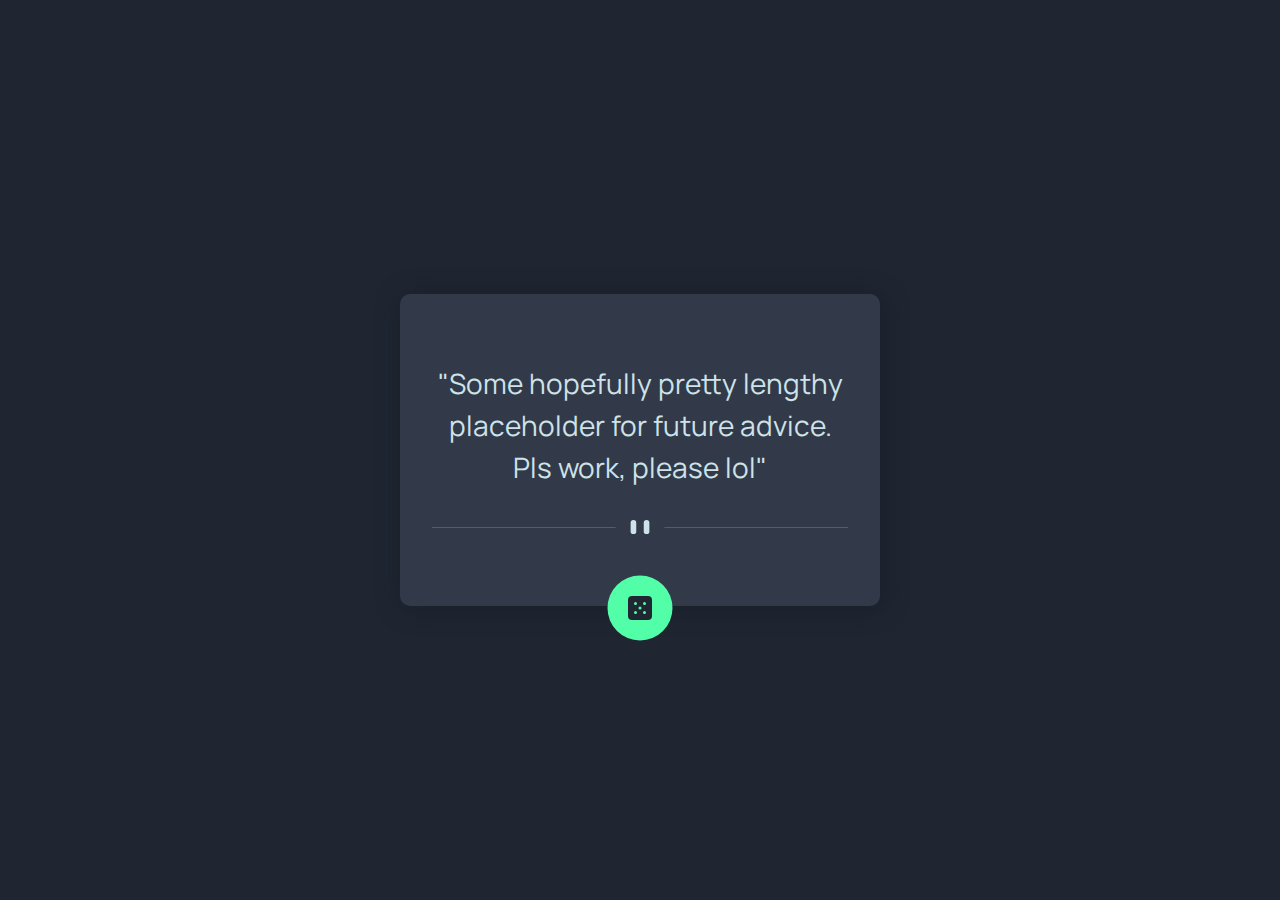
<file: advice_generator/index.html>
<head>
  <meta charset="UTF-8">
  <meta name="viewport" content="width=device-width, initial-scale=1.0">
  <meta name="description" content="Generate - mostly completely useless - advice with a simple button click.">
  <!-- displays site properly based on user's device -->

  <link rel="icon" type="image/png" sizes="32x32" href="./images/favicon-32x32.png">
  <link rel="stylesheet" href="style.css">

  <title>Frontend Mentor | Advice generator app</title>

</head>

<body>

  <main>

    <article class="advice-card">
      <h1 class="advice-id" id="advice-id"></h1>
      <p class="advice-body" id="advice-body">"Some hopefully pretty lengthy placeholder for future advice. Pls work,
        please lol"</p>
      <picture class="divider" aria-hidden="true">
        <source srcset="images/pattern-divider-desktop.svg" media="(min-width: 800px)">
        <img src="images/pattern-divider-mobile.svg" alt="" />
      </picture>
      <button class="advice-btn" id="advice-btn" aria-label="Generate a random advice.">
        <img src="images/icon-dice.svg" alt="" aria-hidden="true">
      </button>
    </article>

  </main>

  <script src="script.js"></script>

</body>

</html>
</file>
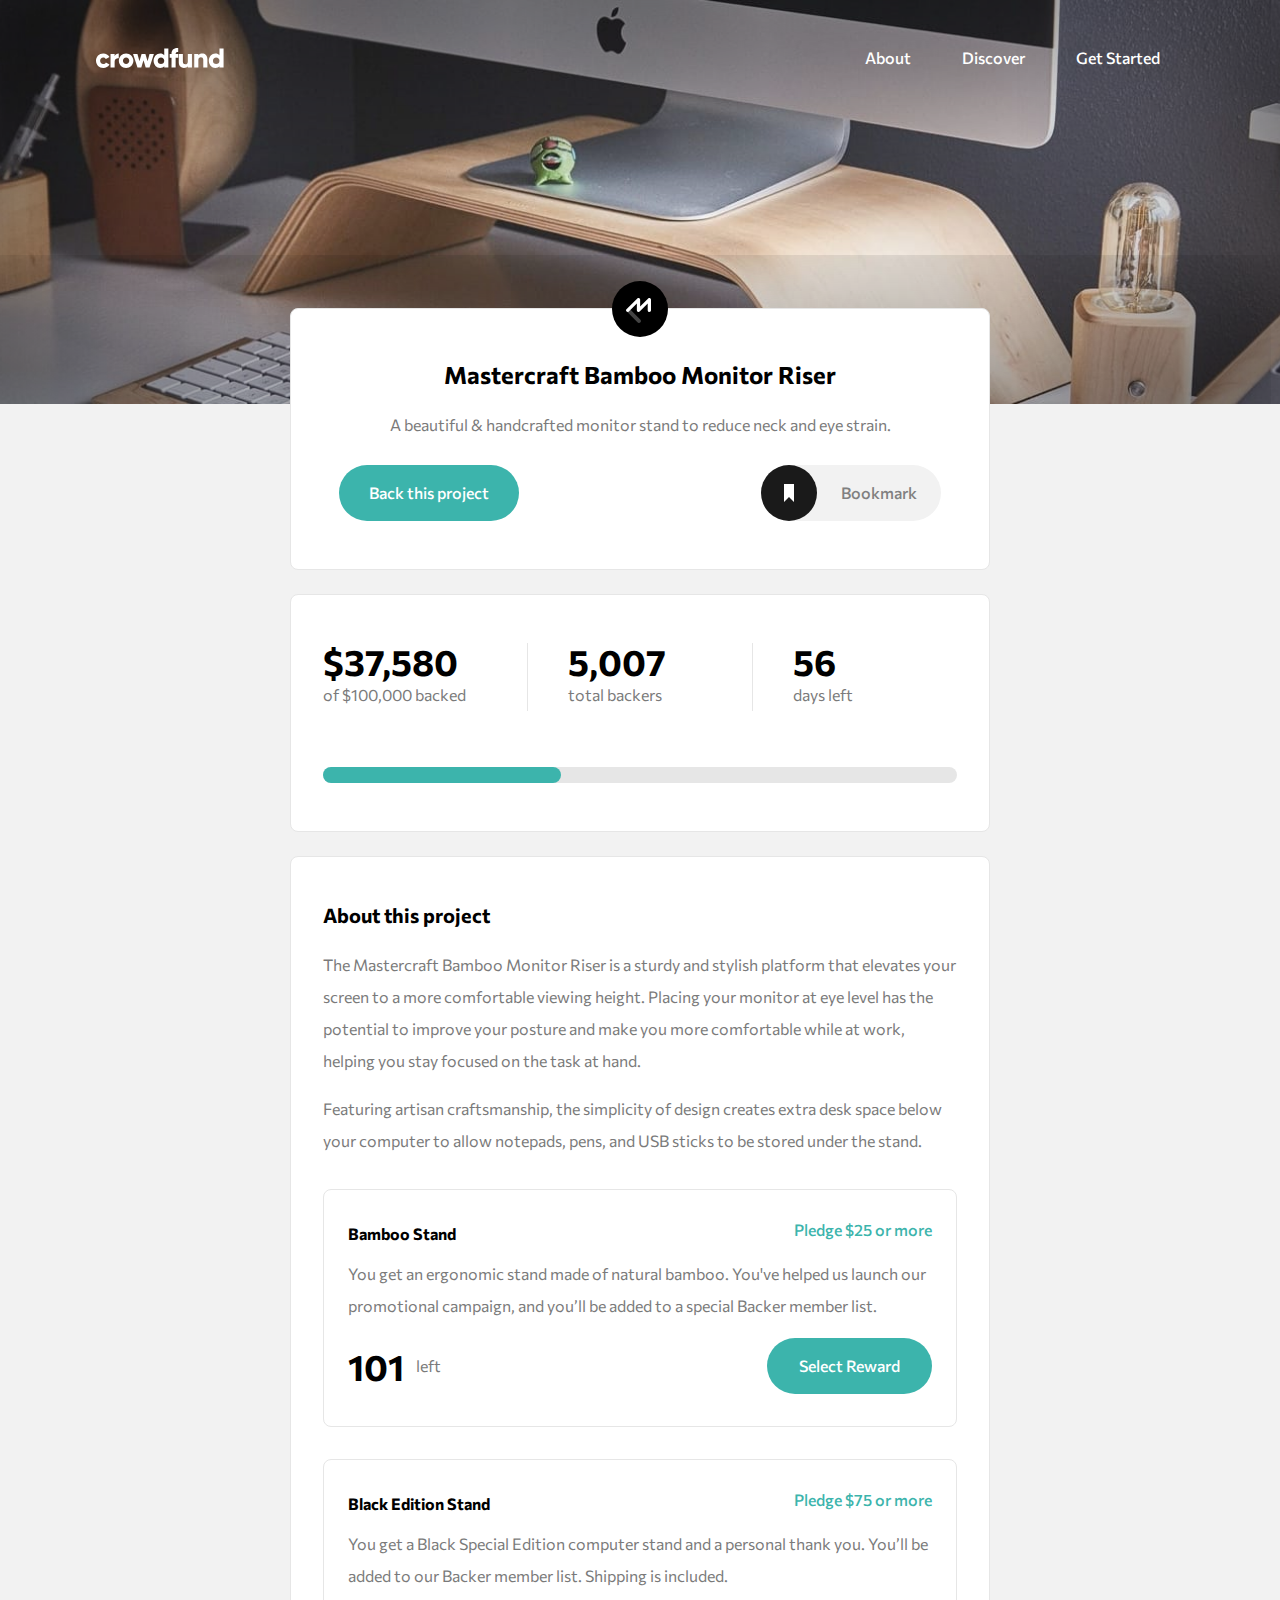
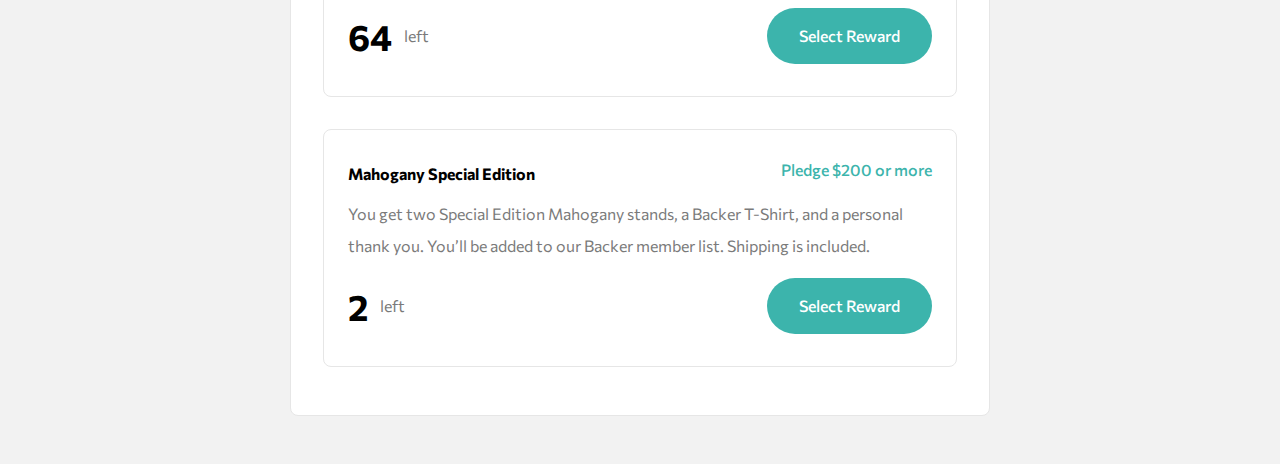
<file: crowdfunding-product-page/index.html>
<!DOCTYPE html>
<html lang="en">

<head>
    <meta charset="UTF-8">
    <meta http-equiv="X-UA-Compatible" content="IE=edge">
    <meta name="viewport" content="width=device-width, initial-scale=1.0">
    <title>Crowdfunding Product Page</title>
    <link rel="shortcut icon" type="icon/png" href="./images/favicon-32x32.png">
    <link rel="preconnect" href="https://fonts.gstatic.com">
    <link href="https://fonts.googleapis.com/css2?family=Commissioner:wght@400;500;700&display=swap" rel="stylesheet">
    <link rel="stylesheet" href="style.css">
</head>

<body>
    <main>
        <header>
            <div class="menu">
                <img src="./images/logo.svg" alt="Crowdfund Logo" id="logo">
                <svg width="16" height="15" id="openNav" class="navToggle active">
                    <g fill="#FFF" fill-rule="evenodd">
                        <path d="M0 0h16v3H0zM0 6h16v3H0zM0 12h16v3H0z" />
                    </g>
                </svg>
                <svg width="14" height="15" id="closeNav" class="navToggle">
                    <g fill="#FFF" fill-rule="evenodd">
                        <path d="M2.404.782l11.314 11.314-2.122 2.122L.282 2.904z" />
                        <path d="M.282 12.096L11.596.782l2.122 2.122L2.404 14.218z" />
                    </g>
                </svg>
                <nav id="desktopNav">
                    <a href="">About</a>
                    <a href="">Discover</a>
                    <a href="">Get Started</a>
                </nav>
            </div>
        </header>
        <section id="intro">
            <img src="./images/logo-mastercraft.svg" alt="Mastercraft Logo">
            <h1>Mastercraft Bamboo Monitor Riser</h1>
            <p>A beautiful & handcrafted monitor stand to reduce neck and eye strain.</p>
            <div class="buttonRow">
                <button>Back this project</button>
                <div id="bookmark">
                    <svg width="56" height="56">
                        <g fill="none" fill-rule="evenodd">
                            <circle fill="hsl(0, 0%, 10%)" cx="28" cy="28" r="28" />
                            <path fill="hsl(0, 0%, 100%)" d="M23 19v18l5-5.058L33 37V19z" />
                        </g>
                    </svg>
                    <p>Bookmark</p>
                </div>
            </div>
        </section>
        <section id="numbers">
            <div class="container">
                <div id="stats">
                    <div class="stat">
                        <h2>$<span id="totalRaised">37,580</span></h2>
                        <p>of $100,000 backed</p>
                    </div>
                    <div class="stat">
                        <h2 id="totalBackers">5,007</h2>
                        <p>total backers</p>
                    </div>
                    <div class="stat">
                        <h2 id="daysLeft">56</h2>
                        <p>days left</p>
                    </div>
                </div>
                <div id="progressBar">
                    <div style="transition: width 0s ease-out; max-width: 100%; width: 37.58%;"></div>
                </div>
            </div>
        </section>
        <section id="about">
            <h3>About this project</h3>
            <p>
                The Mastercraft Bamboo Monitor Riser is a sturdy and stylish platform that elevates your screen to a more comfortable viewing height. Placing your monitor at eye level has the potential to improve your posture and make you more comfortable while at work,
                helping you stay focused on the task at hand.
            </p>
            <p>
                Featuring artisan craftsmanship, the simplicity of design creates extra desk space below your computer to allow notepads, pens, and USB sticks to be stored under the stand.
            </p>
            <div class="option bamboo">
                <div class="optionTitle">
                    <h4>Bamboo Stand</h4>
                    <h5>Pledge $25 or more</h5>
                </div>
                <p>
                    You get an ergonomic stand made of natural bamboo. You've helped us launch our promotional campaign, and you’ll be added to a special Backer member list.
                </p>
                <div class="stockRow">
                    <div class="stock">
                        <h6>101</h6>
                        <span>left</span>
                    </div>
                    <button class="specific" id="button1">Select Reward</button>
                </div>
            </div>
            <div class="option black">
                <div class="optionTitle">
                    <h4>Black Edition Stand</h4>
                    <h5>Pledge $75 or more</h5>
                </div>
                <p>
                    You get a Black Special Edition computer stand and a personal thank you. You’ll be added to our Backer member list. Shipping is included.
                </p>
                <div class="stockRow">
                    <div class="stock">
                        <h6>64</h6>
                        <span>left</span>
                    </div>
                    <button class="specific" id="button2">Select Reward</button>
                </div>
            </div>
            <div class="option mahogany">
                <div class="optionTitle">
                    <h4>Mahogany Special Edition</h4>
                    <h5>Pledge $200 or more</h5>
                </div>
                <p>
                    You get two Special Edition Mahogany stands, a Backer T-Shirt, and a personal thank you. You’ll be added to our Backer member list. Shipping is included.
                </p>
                <div class="stockRow">
                    <div class="stock">
                        <h6>2</h6>
                        <span>left</span>
                    </div>
                    <button class="specific" id="button3">Select Reward</button>
                </div>
            </div>
        </section>
    </main>
    <div id="overlay"></div>
    <nav id="mobileNav" style="max-height: 0; opacity: 0;">
        <a href="">About</a>
        <a href="">Discover</a>
        <a href="">Get Started</a>
    </nav>
    <section id="modal">
        <svg width="15" height="15" id="closeModal">
            <path
                d="M11.314 0l2.828 2.828L9.9 7.071l4.243 4.243-2.828 2.828L7.07 9.9l-4.243 4.243L0 11.314 4.242 7.07 0 2.828 2.828 0l4.243 4.242L11.314 0z"
                fill="#000" fill-rule="evenodd" opacity=".4" />
        </svg>
        <h3>Back this project</h3>
        <p>Want to support us in bringing Mastercraft Bamboo Monitor Riser out in the world?</p>
        <form action="" novalidate>
            <div class="selection option">
                <div class="select">
                    <input type="radio" name="selection" value="noReward" id="noReward">
                    <label for="noReward">
                        <div class="radioCircle"></div>
                        <div class="details">
                            <h4>Pledge with no reward</h4>
                        </div>
                    </label>
                </div>
                <p>
                    Choose to support us without a reward if you simply believe in our project. As a backer, you will be signed up to receive product updates via email.
                </p>
                <div class="pledge" style="max-height: 0;">
                    <p>Enter your pledge</p>
                    <div class="amount">
                        <div>
                            <input type="text" name="pledge" id="option1" placeholder="0.00">
                        </div>
                        <button>Continue</button>
                    </div>
                </div>
            </div>
            <div class="selection option bamboo">
                <div class="select">
                    <input type="radio" name="selection" value="bamboo" id="bamboo">
                    <label for="bamboo">
                        <div class="radioCircle"></div>
                        <div class="details">
                            <h4>Bamboo Stand</h4>
                            <h5>Pledge $25 or more</h5>
                        </div>
                    </label>
                    <div class="stock desktopStock">
                        <h6>101</h6>
                        <span>left</span>
                    </div>
                </div>
                <p>
                    You get an ergonomic stand made of natural bamboo. You've helped us launch our promotional campaign, and you’ll be added to a special Backer member list.
                </p>
                <div class="stock mobileStock">
                    <h6>101</h6>
                    <span>left</span>
                </div>
                <div class="pledge" style="max-height: 0;">
                    <p>Enter your pledge</p>
                    <div class="amount">
                        <div>
                            <input type="text" name="pledge" id="option2" placeholder="0.00">
                        </div>
                        <button>Continue</button>
                    </div>
                </div>
            </div>
            <div class="selection option black">
                <div class="select">
                    <input type="radio" name="selection" value="black" id="black">
                    <label for="black">
                        <div class="radioCircle"></div>
                        <div class="details">
                            <h4>Black Edition Stand</h4>
                            <h5>Pledge $75 or more</h5>
                        </div>
                    </label>
                    <div class="stock desktopStock">
                        <h6>64</h6>
                        <span>left</span>
                    </div>
                </div>
                <p>
                    You get a Black Special Edition computer stand and a personal thank you. You’ll be added to our Backer member list. Shipping is included.
                </p>
                <div class="stock mobileStock">
                    <h6>64</h6>
                    <span>left</span>
                </div>
                <div class="pledge" style="max-height: 0;">
                    <p>Enter your pledge</p>
                    <div class="amount">
                        <div>
                            <input type="text" name="pledge" id="option3" placeholder="0.00">
                        </div>
                        <button>Continue</button>
                    </div>
                </div>
            </div>
            <div class="selection option mahogany">
                <div class="select">
                    <input type="radio" name="selection" value="mahogany" id="mahogany">
                    <label for="mahogany">
                        <div class="radioCircle"></div>
                        <div class="details">
                            <h4>Mahogany Special Edition</h4>
                            <h5>Pledge $200 or more</h5>
                        </div>
                    </label>
                    <div class="stock desktopStock">
                        <h6>2</h6>
                        <span>left</span>
                    </div>
                </div>
                <p>
                    You get two Special Edition Mahogany stands, a Backer T-Shirt, and a personal thank you. You’ll be added to our Backer member list. Shipping is included.
                </p>
                <div class="stock mobileStock">
                    <h6>2</h6>
                    <span>left</span>
                </div>
                <div class="pledge" style="max-height: 0;">
                    <p>Enter your pledge</p>
                    <div class="amount">
                        <div>
                            <input type="text" name="pledge" id="option4" placeholder="0.00">
                        </div>
                        <button>Continue</button>
                    </div>
                </div>
            </div>
        </form>
    </section>
    <div id="confirmation">
        <section>
            <img src="./images/icon-check.svg" alt="Thank you">
            <h3>Thanks for your support!</h3>
            <p>
                Your pledge brings us one step closer to sharing Mastercraft Bamboo Monitor Riser worldwide. You will get an email once our campaign is completed.
            </p>
            <button>Got it!</button>
        </section>
    </div>
    <script src="script.js"></script>
</body>

</html>
</file>
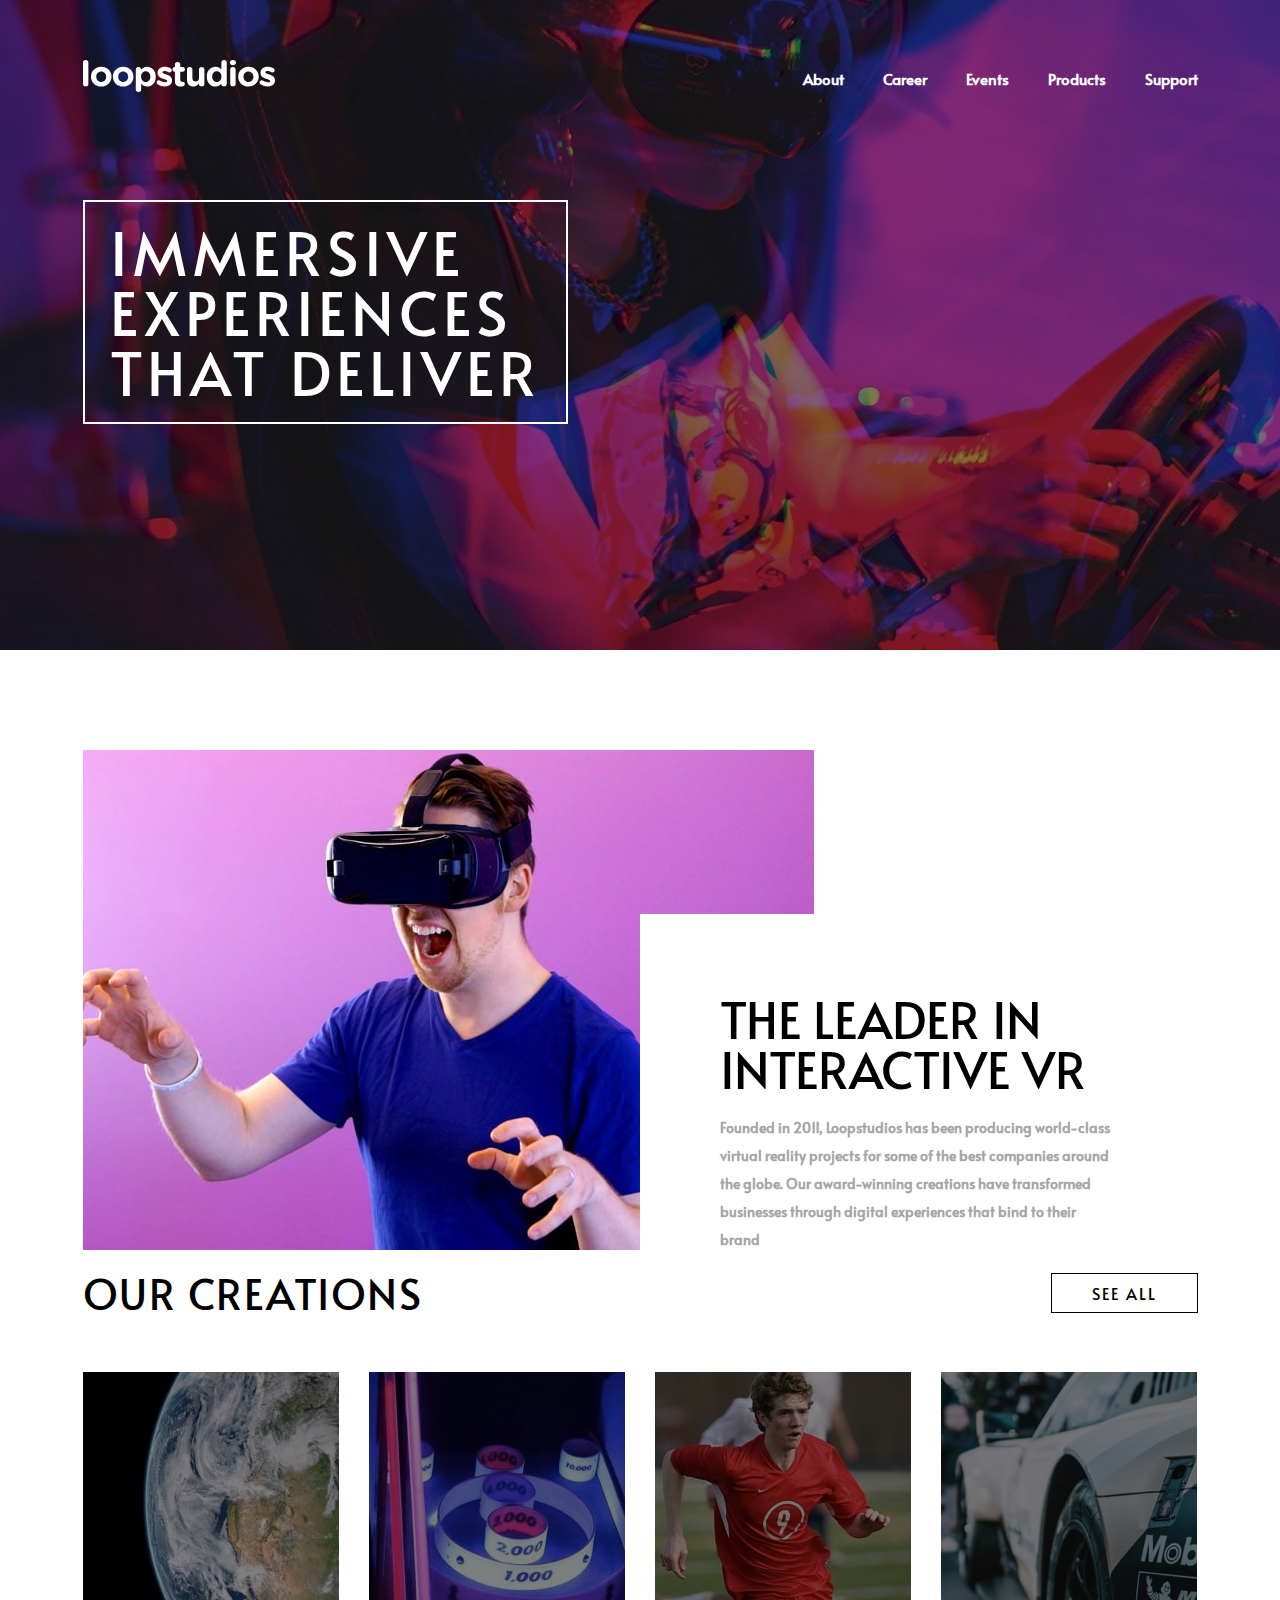
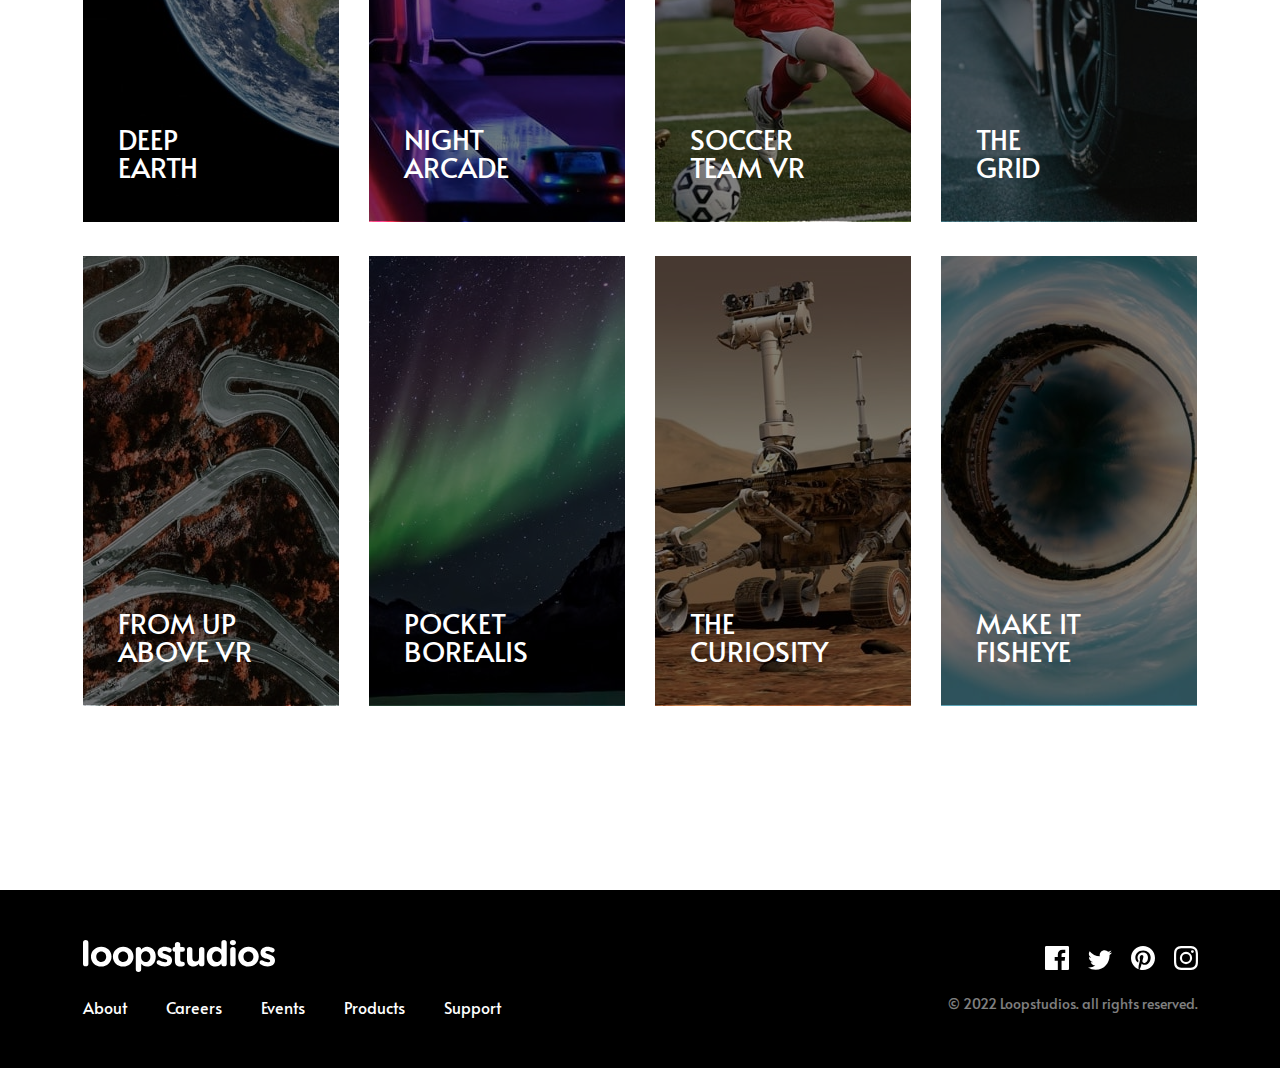
<file: loopstudio_landingpage/index.html>
<!DOCTYPE html>
<html lang="en">
  <head>
    <meta charset="UTF-8" />
    <meta name="viewport" content="width=device-width, initial-scale=1.0" />
    <!-- displays site properly based on user's device -->

    <link
      rel="icon"
      type="image/png"
      sizes="32x32"
      href="./images/favicon-32x32.png"
    />

    <title>Frontend Mentor | Loopstudios landing page</title>
    <!-- css -->
    <link rel="stylesheet" href="style.css" />
  </head>
  <body>
    <!-- header-->
    <section class="header">
      <div class="container">
        <div class="header_wrapper">
        <div class="logo">
          <a href="#">
            <img src="./images/logo.svg" alt="logo" />
          </a>
        </div>
        <!-- navbar -->
        <div class="navbar">
          <nav>
            <ul>
              <li><a href="#">About</a></li>
              <li><a href="#">Career</a></li>
              <li><a href="#">Events</a></li>
              <li><a href="#">Products</a></li>
              <li><a href="#">Support</a></li>
            </ul>
             <!-- mobile menu -->
             <div class="hamburger">
              <span class="bar"></span>
              <span class="bar"></span>
              <span class="bar"></span>
          </div>
          </nav>
        </div>
      </div>
    </div>
    </section>

    <!-- Hero -->
    <section class="hero">
      <div class="container">
        <div class="main_hero">
          <h1>
            Immersive <br />
            Experiences <br />
            That Deliver
          </h1>
        </div>
      </div>
    </section>

    <!--leader  -->
    <section class="leader_main">
      <div class="container leader_linker">
        <div class="leader_img">
          <img src="./images/desktop/image-interactive.jpg" alt="">
        </div>
        <div class="leader_desc">
          <h2>THE LEADER IN <br>INTERACTIVE VR</h2>
          <p>Founded in 2011, Loopstudios has been producing world-class virtual reality projects for some of the best companies around the globe. Our award-winning creations have transformed businesses through digital experiences that bind to their brand</p>
        </div>
      </div>
    </section>

    
  <!-- Our Creations -->
  <section class="our_creation">
    <div class="container">
        <div class="wrapper_head">
            <div class="creation_heading_top">
                <h2>Our Creations</h2>
            </div>
            <div class="creation_button">
                <a href="#" class="button_one">See All</a>
            </div>
        </div>
        <div class="creation_box">
            <div class="creation_box_feature">
                <img src="./images/desktop/image-deep-earth.jpg" alt="">
                <h3>Deep<br> Earth</h3>
            </div>
            <div class="creation_box_feature">
                <img src="./images/desktop/image-night-arcade.jpg" alt="">
                <h3>Night<br> Arcade</h3>
            </div>
            <div class="creation_box_feature">
                <img src="./images/desktop/image-soccer-team.jpg" alt="">
                <h3>Soccer<br> Team VR</h3>
            </div>
            <div class="creation_box_feature">
                <img src="./images/desktop/image-grid.jpg" alt="">
                <h3>The <br>Grid</h3>
            </div>
        </div>
        <div class="creation_box">
            <div class="creation_box_feature">
                <img src="./images/desktop/image-from-above.jpg" alt="">
                <h3>From Up <br>Above VR</h3>
            </div>
            <div class="creation_box_feature">
                <img src="./images/desktop/image-pocket-borealis.jpg" alt="">
                <h3>Pocket <br>Borealis</h3>
            </div>
            <div class="creation_box_feature">
                <img src="./images/desktop/image-curiosity.jpg" alt="">
                <h3>The <br>Curiosity</h3>
            </div>
            <div class="creation_box_feature">
                <img src="./images/desktop/image-fisheye.jpg" alt="">
                <h3>Make it <br>Fisheye</h3>
            </div>
        </div>
    </div>
</section>

<!-- footer -->
<section class="footer">
  <div class="container footer_flex">
      <div class="footer_left">
          <div class="footer_logo">
              <img src="./images/logo.svg" alt="">
          </div>
          <div class="footer_menu">
              <ul>
                  <li><a href="#">About</a></li>
                  <li><a href="#">Careers</a></li>
                  <li><a href="#">Events</a></li>
                  <li><a href="#">Products</a></li>
                  <li><a href="#">Support</a></li>
              </ul>
          </div>
      </div>
      <div class="footer_right">
          <div class="footer_media">
              <ul>
                  <li><a href="#"><img src="./images/icon-facebook.svg" alt=""></a></li>
                  <li><a href="#"><img src="./images/icon-twitter.svg" alt=""></a></li>
                  <li><a href="#"><img src="./images/icon-pinterest.svg" alt=""></a></li>
                  <li><a href="#"><img src="./images/icon-instagram.svg" alt=""></a></li>
              </ul>
          </div>
          <div class="copyright">
              <p>&copy; 2022 Loopstudios. all rights reserved.</p>
          </div>
      </div>
  </div>
</section>
    <!-- script -->
    <script src="script.js"></script>
  </body>
</html>
</file>
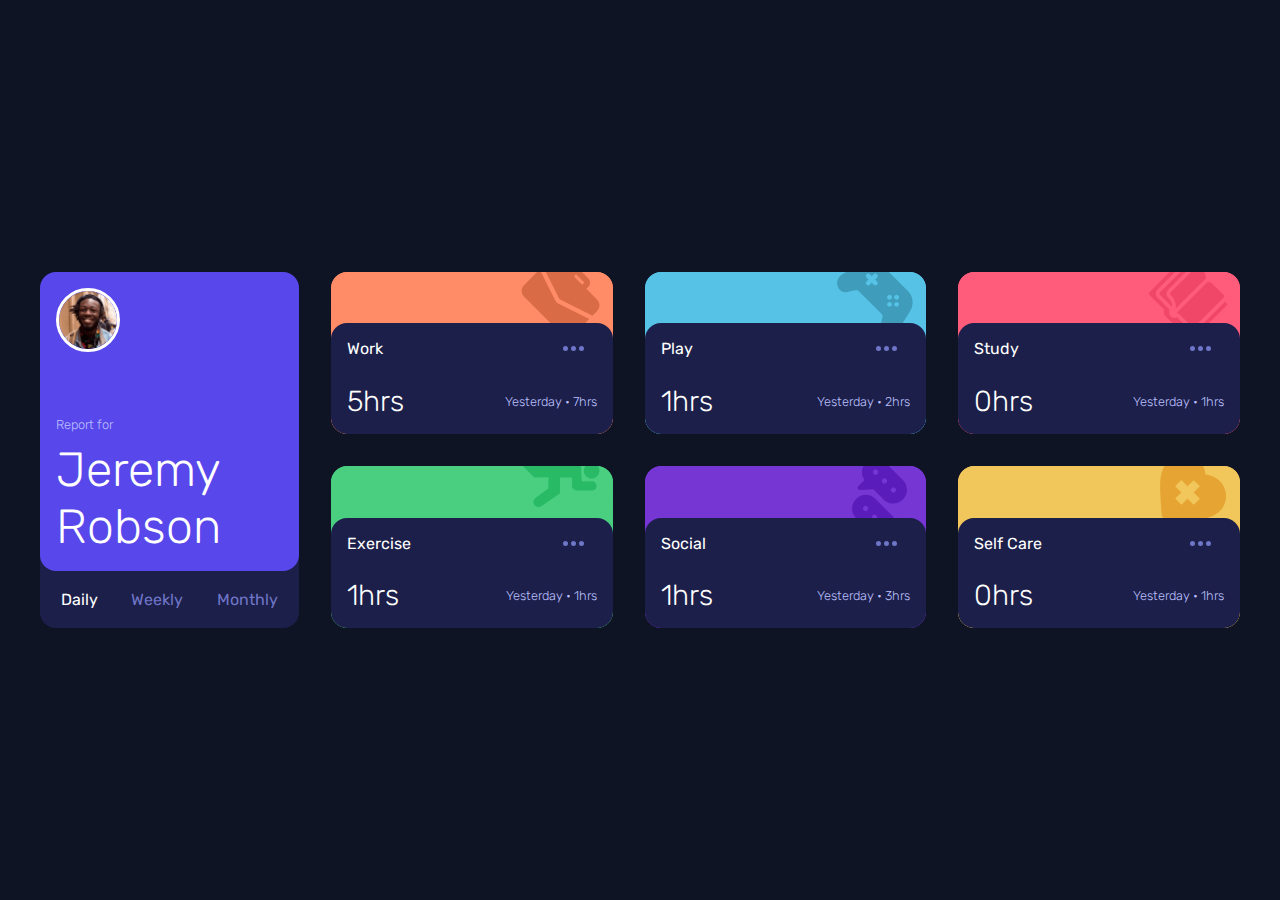
<file: time_tracking_dashboard/index.html>
<!DOCTYPE html>
<html lang="en">
<head>
  <meta charset="UTF-8">
  <meta name="viewport" content="width=device-width, initial-scale=1.0"> <!-- displays site properly based on user's device -->

  <link rel="icon" type="image/png" sizes="32x32" href="./images/favicon-32x32.png">

  <title>Frontend Mentor | Time tracking dashboard</title>
  <link rel="preconnect" href="https://fonts.googleapis.com">
  <link rel="preconnect" href="https://fonts.gstatic.com" crossorigin>
  <link href="https://fonts.googleapis.com/css2?family=Rubik:ital,wght@0,300;0,400;0,500;1,400;1,500&display=swap" rel="stylesheet">
  <link rel="stylesheet" href="style.css">
  <script src="./app.js" type="module"></script>
</head>
<body>

  <div class="container">
    <div class="card card--avatar">
      <div class="card--avatar-top card--lg">
        <img class="avatar" src="./images/image-jeremy.png" alt="Jeremy">
        <h1>
          <span>Report for</span><br>
          Jeremy Robson
        </h1>
      </div>
      <div class="card--avatar-bottom card--sm" role="tablist" aria-label="Time Tracking Cross sections">
        <button
          role="tab"
          aria-selected="true"
          aria-controls="panel-daily"
          id="tab-daily"
          class="btn tab">
            Daily
          </button>
        <button
          role="tab"
          aria-selected="false"
          aria-controls="panel-weekly"
          id="tab-weekly"
          class="btn tab">
            Weekly
          </button>
        <button
          role="tab"
          aria-selected="false"
          aria-controls="panel-monthly"
          id="tab-monthly"
          class="btn tab">
            Monthly
          </button>

      </div>
    </div>
    <!-- DAILY -->
  <div id="panel-container" class="panel-container">
    <div class="container--timecards" role="tabpanel" aria-labelledby="tab-daily" id="panel-daily" aria-hidden="false">
      <div class="card timecard timecard-work">
        <div class="card--sm timecard--top">
          <img class="icon" src="./images/icon-work.svg" aria-hidden="true">
        </div>
        <div class="timecard--bottom card--lg">
          <div class="timecard--title">
            <h2>
              Work
            </h2>
            <button class="btn" aria-label="interactive button">
              <svg aria-hidden="true" width="21" height="5" xmlns="http://www.w3.org/2000/svg"><path d="M2.5 0a2.5 2.5 0 1 1 0 5 2.5 2.5 0 0 1 0-5Zm8 0a2.5 2.5 0 1 1 0 5 2.5 2.5 0 0 1 0-5Zm8 0a2.5 2.5 0 1 1 0 5 2.5 2.5 0 0 1 0-5Z" fill="currentColor" fill-rule="evenodd"/></svg>
            </button>
          </div>
          <div class="timecard--amt">
            <p class="current">
              …hrs
            </p>
            <p class="previous">
              Yesterday • …hrs
            </p>
          </div>
        </div>
      </div>
      <div class="card timecard timecard-play">
        <div class="card--sm timecard--top">
          <img class="icon" src="./images/icon-play.svg" aria-hidden="true">
        </div>
        <div class="timecard--bottom card--lg">
          <div class="timecard--title">
            <h2>
              Play
            </h2>
            <button class="btn" aria-label="interactive button">
              <svg aria-hidden="true" width="21" height="5" xmlns="http://www.w3.org/2000/svg"><path d="M2.5 0a2.5 2.5 0 1 1 0 5 2.5 2.5 0 0 1 0-5Zm8 0a2.5 2.5 0 1 1 0 5 2.5 2.5 0 0 1 0-5Zm8 0a2.5 2.5 0 1 1 0 5 2.5 2.5 0 0 1 0-5Z" fill="currentColor" fill-rule="evenodd"/></svg>
            </button>
          </div>
          <div class="timecard--amt">
            <p class="current">
              …hr
            </p>
            <p class="previous">
              Yesterday • …hrs
            </p>
          </div>
        </div>
      </div>
      <div class="card timecard timecard-study">
        <div class="card--sm timecard--top">
          <img class="icon" src="./images/icon-study.svg" aria-hidden="true">
        </div>
        <div class="timecard--bottom card--lg">
          <div class="timecard--title">
            <h2>
              Study
            </h2>
            <button class="btn" aria-label="interactive button">
              <svg aria-hidden="true" width="21" height="5" xmlns="http://www.w3.org/2000/svg"><path d="M2.5 0a2.5 2.5 0 1 1 0 5 2.5 2.5 0 0 1 0-5Zm8 0a2.5 2.5 0 1 1 0 5 2.5 2.5 0 0 1 0-5Zm8 0a2.5 2.5 0 1 1 0 5 2.5 2.5 0 0 1 0-5Z" fill="currentColor" fill-rule="evenodd"/></svg>
            </button>
          </div>
          <div class="timecard--amt">
            <p class="current">
              …hrs
            </p>
            <p class="previous">
              Yesterday • …hr
            </p>
          </div>
        </div>
      </div>
      <div class="card timecard timecard-exercise">
        <div class="card--sm timecard--top">
          <img class="icon" src="./images/icon-exercise.svg" aria-hidden="true">
        </div>
        <div class="timecard--bottom card--lg">
          <div class="timecard--title">
            <h2>
              Exercise
            </h2>
            <button class="btn" aria-label="interactive button">
              <svg aria-hidden="true" width="21" height="5" xmlns="http://www.w3.org/2000/svg"><path d="M2.5 0a2.5 2.5 0 1 1 0 5 2.5 2.5 0 0 1 0-5Zm8 0a2.5 2.5 0 1 1 0 5 2.5 2.5 0 0 1 0-5Zm8 0a2.5 2.5 0 1 1 0 5 2.5 2.5 0 0 1 0-5Z" fill="currentColor" fill-rule="evenodd"/></svg>
            </button>
          </div>
          <div class="timecard--amt">
            <p class="current">
              …hr
            </p>
            <p class="previous">
              Yesterday • …hr
            </p>
          </div>
        </div>
      </div>
      <div class="card timecard timecard-social">
        <div class="card--sm timecard--top">
          <img class="icon" src="./images/icon-social.svg" aria-hidden="true">
        </div>
        <div class="timecard--bottom card--lg">
          <div class="timecard--title">
            <h2>
              Social
            </h2>
            <button class="btn" aria-label="interactive button">
              <svg aria-hidden="true" width="21" height="5" xmlns="http://www.w3.org/2000/svg"><path d="M2.5 0a2.5 2.5 0 1 1 0 5 2.5 2.5 0 0 1 0-5Zm8 0a2.5 2.5 0 1 1 0 5 2.5 2.5 0 0 1 0-5Zm8 0a2.5 2.5 0 1 1 0 5 2.5 2.5 0 0 1 0-5Z" fill="currentColor" fill-rule="evenodd"/></svg>
            </button>
          </div>
          <div class="timecard--amt">
            <p class="current">
              …hr
            </p>
            <p class="previous">
              Yesterday • …hrs
            </p>
          </div>
        </div>
      </div>
      <div class="card timecard timecard-selfcare">
        <div class="card--sm timecard--top">
          <img class="icon" src="./images/icon-self-care.svg" aria-hidden="true">
        </div>
        <div class="timecard--bottom card--lg">
          <div class="timecard--title">
            <h2>
              Self Care
            </h2>
            <button class="btn" aria-label="interactive button">
              <svg aria-hidden="true" width="21" height="5" xmlns="http://www.w3.org/2000/svg"><path d="M2.5 0a2.5 2.5 0 1 1 0 5 2.5 2.5 0 0 1 0-5Zm8 0a2.5 2.5 0 1 1 0 5 2.5 2.5 0 0 1 0-5Zm8 0a2.5 2.5 0 1 1 0 5 2.5 2.5 0 0 1 0-5Z" fill="currentColor" fill-rule="evenodd"/></svg>
            </button>
          </div>
          <div class="timecard--amt">
            <p class="current">
              …hrs
            </p>
            <p class="previous">
              Yesterday • …hr
            </p>
          </div>
        </div>
      </div>
    </div>
  </div>
</div>
  </div>
</body>
</html>
</file>
<file: advice_generator/style.css>
@import url('https://fonts.googleapis.com/css2?family=Manrope:wght@700&display=swap');

:root {

/* Colors */

/* Primary */

--clr-light-cyan: hsl(193, 38%, 86%);
--clr-neon-green: hsl(150, 100%, 66%);

/* Neutral */

--gray-blue-400: hsl(217, 19%, 38%);
--gray-blue-700: hsl(217, 19%, 24%);
--gray-blue-900: hsl(218, 23%, 16%);
}

*,
*::before,
*::after {
  box-sizing: border-box;
}

* {
  margin: 0;
  padding: 0; 
}

html,
body {
  scroll-behavior: smooth;
}

body {
  line-height: 1.5;
  -webkit-font-smoothing: antialiased;
  font-family: 'Manrope', sans-serif;
  background: var(--gray-blue-900);
  display: grid;
  place-items: center;
  min-height: 100vh;
}

img,
picture,
video,
canvas,
svg {
  display: block;
  max-width: 100%;
}

input,
button,
textarea,
select {
  font: inherit;
}

p,
h1,
h2,
h3,
h4,
h5,
h6 {
  overflow-wrap: break-word;
}

@media (prefers-reduced-motion: reduce) {
  html:focus-within {
   scroll-behavior: auto;
  }

  *,
  *::before,
  *::after {
    animation-duration: 0.01ms !important;
    animation-iteration-count: 1 !important;
    transition-duration: 0.01ms !important;
    scroll-behavior: auto !important;
  }
}

.advice-card {
  background: var(--gray-blue-700);
  border-radius: 10px;
  box-shadow: 2px 2px 25px 2px hsla(218, 23%, 9%, .4);
  margin-inline: 1rem;
  max-width: 30rem;
  text-align: center;
  padding: 3rem 2rem;
  position: relative;
  animation: fadeIn .5s ease-in;
}

.advice-id {
  color: var(--clr-neon-green);
  font-size: .75rem;
  letter-spacing: 3px;
  padding-bottom: 1.25rem;
  text-transform: uppercase;
}

.advice-body {
  color: var(--clr-light-cyan);
  font-size: clamp(1.5rem, 3vw, 1.75rem);
  padding-bottom: 2rem;
}

.divider * {
  padding-bottom: 1.5rem;
  margin: 0 auto;
}

.advice-btn {
  cursor: pointer;
  position: absolute;
  z-index: 1;
  bottom: -1rem;
  left: 50%;
  transform: translateX( -50%);
  transition: all .2s ease-out;
}

.advice-btn::before {
  content: "";
  background: var(--clr-neon-green);
  border-radius: 50%;
  width: 65px;
  height: 65px;
  position: absolute;
  top: 50%;
  left: 50%;
  transform: translate(-50%, -50%);
  z-index: -1;
}

.advice-btn:hover  {
  box-shadow: 0 0 45px 6px var(--clr-neon-green);
}

/* Keyframes */

@keyframes fadeIn {
  from {
    opacity: 0;
    transform: scale(0.85);
  }

  to {
    opacity: 1;
    transform: scale(1);
  }
}
</file>
<file: crowdfunding-product-page/style.css>
/* General Styles */

* {
  box-sizing: border-box;
  margin: 0;
  padding: 0;
}

html {
  font: 400 16px/1 'Commissioner', sans-serif;
  color: hsl(0, 0%, 48%);
}

body {
  position: relative;
  background-color: hsl(0, 0%, 95%);
}

h1,
h2,
h3,
h4,
h6 {
  font-weight: 700;
  color: hsl(0, 0%, 0%);
}

h1 {
  font-size: 1.5rem;
  line-height: 1.5;
  margin-bottom: 1rem;
}

h2 {
  font-size: 2.25rem;
}

h3 {
  font-size: 1.25rem;
  margin-bottom: 1.5rem;
}

h4 {
  font-size: 1rem;
  margin-bottom: 0.75rem;
  transition: color 0.25s ease;
}

h5 {
  font-size: 1rem;
  font-weight: 500;
  color: hsl(176, 50%, 47%);
  margin-bottom: 1.25rem;
}

h6 {
  font-size: 2.25rem;
  margin-right: 0.75rem;
}

p {
  line-height: 2;
}

a {
  font: 500 1.5rem/1 'Commissioner', sans-serif;
  color: hsl(0, 0%, 0%);
  text-decoration: none;
  padding: 1.5rem;
  width: 100%;
  transition: color 0.25s ease;
}

button {
  font: 500 16px/1 'Commissioner', sans-serif;
  padding: 1.25rem 1rem;
  border: none;
  border-radius: 1.75rem;
  outline: none;
  background-color: hsl(176, 50%, 47%);
  color: hsl(0, 0%, 100%);
  transition: background-color 0.25s ease;
}

button:hover {
  background-color: hsl(176, 72%, 28%);
  cursor: pointer;
}

section {
  width: 90%;
  margin: 1.5rem 5%;
  background-color: hsl(0, 0%, 100%);
  border: 1px solid hsl(0, 0%, 90%);
  border-radius: 0.5rem;
  padding: 3rem 2rem;
}


/* Mobile Layout */

main.inactive {
  pointer-events: none;
}

header {
  width: 100%;
  padding: 3rem 7.5% 21rem;
  background-image: url("./images/image-hero-mobile.jpg");
  background-size: cover;
  box-shadow: inset 0 0 15rem rgba(0, 0, 0, 0.5);
}

.menu {
  position: relative;
  display: flex;
  flex-direction: row;
  justify-content: space-between;
  align-items: center;
}

#logo {
  z-index: 2;
  transition: opacity 0.5s ease;
}

#logo.inactive {
  opacity: 0;
}

#intro {
  margin-top: -6rem;
  position: relative;
  display: flex;
  flex-direction: column;
  justify-content: flex-start;
  align-items: center;
  text-align: center;
}

#intro img {
  position: absolute;
  top: -28px;
}

.buttonRow {
  display: flex;
  flex-direction: row;
  justify-content: center;
  align-items: center;
  width: 100%;
  margin-top: 1.5rem;
}

.buttonRow button {
  margin-right: 0.75rem;
  flex-grow: 1;
}

#numbers {
  scroll-margin-top: 1.5rem;
}

#numbers .container {
  display: flex;
  flex-direction: column;
  justify-content: flex-start;
  align-items: center;
  text-align: center;
  opacity: 1;
  transition: opacity 0.5s ease;
}

#numbers.loading .container {
  opacity: 0;
}

.stat {
  width: 100%;
}

.stat:nth-of-type(2) {
  border-top: 1px solid hsl(0, 0%, 90%);
  border-bottom: 1px solid hsl(0, 0%, 90%);
  padding: 1.5rem 0;
  margin: 1.5rem 0;
}

#progressBar {
  position: relative;
  display: block;
  width: 100%;
  height: 1rem;
  background-color: hsl(0, 0%, 90%);
  border-radius: 0.5rem;
  margin-top: 1.5rem;
}

#progressBar div {
  position: absolute;
  left: 0;
  display: block;
  height: 1rem;
  background-color: hsl(176, 50%, 47%);
  border-radius: 0.5rem;
}

#about {
  margin-bottom: 3rem;
}

#about p {
  margin-bottom: 1rem;
}

#about button {
  padding: 1.25rem 2rem;
}

.option {
  padding: 2rem 1.5rem;
  border: 1px solid hsl(0, 0%, 90%);
  border-radius: 0.5rem;
  margin-top: 2rem;
}

.stock {
  display: flex;
  flex-direction: row;
  justify-content: flex-start;
  align-items: center;
  margin-bottom: 1.5rem;
}

.option.inactive {
  pointer-events: none;
  opacity: 0.5;
  transition: opacity 0.5s ease;
}


/* Mobile Menu */

#overlay {
  display: block;
  position: fixed;
  top: 0;
  width: 100%;
  height: 100vh;
  pointer-events: none;
  background-color: rgba(0, 0, 0, 0.25);
  opacity: 0;
  transition: opacity 0.5s ease;
  z-index: 1;
}

#overlay.active {
  opacity: 1;
  pointer-events: all;
}

#overlay.inactive {
  pointer-events: none;
}

#mobileNav {
  position: absolute;
  top: 8rem;
  width: 90%;
  display: flex;
  flex-direction: column;
  justify-content: flex-start;
  align-items: flex-start;
  margin: 0 5%;
  background-color: hsl(0, 0%, 100%);
  border-radius: 1rem;
  overflow: hidden;
  pointer-events: none;
  transition-property: max-height, opacity;
  transition-duration: 0.5s;
  transition-timing-function: ease;
  box-shadow: 0 0 3rem rgba(0, 0, 0, 0.5);
  z-index: 3;
}

#mobileNav a:nth-of-type(2) {
  border-top: 1px solid hsl(0, 0%, 95%);
  border-bottom: 1px solid hsl(0, 0%, 95%);
}

#mobileNav.active {
  pointer-events: all;
}

#closeNav {
  position: absolute;
  top: 2px;
  right: 1px;
}

.navToggle {
  opacity: 1;
  transform: scale(0);
  pointer-events: none;
  transition-property: transform, opacity;
  transition-duration: 0.5s;
  transition-timing-function: ease;
  z-index: 2;
}

.navToggle.active {
  transform: scale(1);
  pointer-events: all;
}

.navToggle.inactive {
  opacity: 0;
  pointer-events: none;
}

#mobileNav a {
  background-color: hsl(0, 0%, 100%);
  transition: background-color 0.25s ease;
}

#mobileNav a:focus {
  background-color: hsl(0, 0%, 95%);
}


/* Desktop Menu */

#desktopNav {
  display: none;
  opacity: 1;
  transition: opacity 0.5s ease;
}

#desktopNav.inactive {
  pointer-events: none;
  opacity: 0;
}

#desktopNav a {
  font-size: 1rem;
  color: hsl(0, 0%, 100%);
  padding: 0;
  margin: 0 1.5rem;
}

#desktopNav a:hover {
  color: hsl(176, 50%, 47%);
}

/* Bookmark Button */

#bookmark {
  position: relative;
  display: flex;
  flex-direction: row;
  justify-content: space-between;
  align-items: center;
  height: 56px;
  width: 56px;
  border-radius: 28px;
  background-color: hsl(0, 0%, 95%);
}

#bookmark svg {
  position: relative;
  width: 56px;
  z-index: 1;
}

#bookmark circle {
  transition: fill 0.25s ease;
}

#bookmark p {
  font: 500 16px/1 'Commissioner', sans-serif;
  color: hsl(0, 0%, 50%);
  display: none;
  width: 124px;
  transition: color 0.25s ease;
}

#bookmark:hover {
  cursor: pointer;
}

#bookmark:hover circle {
  fill: hsl(0, 0%, 25%);
}

#bookmark:hover p {
  color: hsl(0, 0%, 65%);
}

#bookmark.active circle {
  fill: hsl(176, 50%, 47%);
}

#bookmark.active p {
  color: hsl(176, 50%, 47%);
}

#bookmark.active:hover circle {
  fill: hsl(176, 72%, 28%);
}

#bookmark.active:hover p {
  color: hsl(176, 72%, 28%);
}


/* Selection Modal */

#modal {
  position: fixed;
  top: 10vh;
  left: 5%;
  height: 80vh;
  margin: 0;
  padding: 3rem 1.5rem;
  overflow-y: scroll;
  outline: none;
  border: none;
  box-shadow: 0 0 3rem rgba(0, 0, 0, 0.5);
  opacity: 0;
  transform: scale(0.95);
  pointer-events: none;
  transition-property: opacity, transform;
  transition-duration: 0.5s;
  transition-timing-function: ease;
  z-index: 3;
}

#modal.active {
  opacity: 1;
  transform: scale(1);
  pointer-events: all;
}

#modal::-webkit-scrollbar {
  display: none;
}

#closeModal {
  position: absolute;
  top: 1.5rem;
  right: 1.5rem;
  scroll-margin-top: 1.5rem;
}

#closeModal:hover {
  cursor: pointer;
}

#closeModal path {
  transition: opacity 0.25s ease;
}

#closeModal:hover path {
  opacity: 1;
}

form {
  margin: 2rem 0;
}

input[type="radio"] {
  display: none;
}

.selection {
  scroll-margin-top: 1.5rem;
  padding-bottom: 0.5rem;
  transition: border-color 0.25s ease;
}

.selection.active {
  border-color: hsl(176, 50%, 47%);
}

.selection.active h4 {
  color: hsl(176, 50%, 47%);
}

.selection.active .radioCircle {
  border-color: hsl(176, 50%, 47%);
}

.select {
  margin-bottom: 1rem;
}

.select label {
  display: flex;
  flex-direction: row;
  justify-content: flex-start;
  align-items: center;
}

.select label:hover {
  cursor: pointer;
}

.select label:hover h4 {
  color: hsl(176, 50%, 47%);
}

.select label:hover .radioCircle {
  border-color: hsl(176, 50%, 47%);
}

.select h4,
.select h5 {
  margin: 0;
  padding: 0.25rem 0;
  line-height: 1.5;
}

.radioCircle {
  position: relative;
  display: block;
  width: 1.5rem;
  height: 1.5rem;
  border-radius: 50%;
  border: 1px solid hsl(0, 0%, 90%);
  margin-right: 1rem;
  flex-shrink: 0;
  transition: border-color 0.25s ease;
}

.radioCircle::after {
  display: block;
  position: absolute;
  top: 3px;
  left: 3px;
  content: "";
  width: 1rem;
  height: 1rem;
  border-radius: 50%;
  background-color: hsl(176, 50%, 47%);
  transform: scale(0);
  transition: transform 0.25s ease;
}

.selection.active .radioCircle::after {
  transform: scale(1);
}

.selection .stock {
  margin: 1rem 0 0;
}

.desktopStock {
  display: none;
}

.selection h6 {
  font-size: 1.25rem;
  margin-right: 0.5rem;
}

.pledge {
  display: flex;
  flex-direction: column;
  justify-content: flex-start;
  align-items: center;
  border-top: 1px solid hsl(0, 0%, 90%);
  margin-top: 1.75rem;
  overflow-y: hidden;
  opacity: 0;
  transition-property: max-height, opacity;
  transition-duration: 0.5s;
  transition-timing-function: ease;
}

.selection.active .pledge {
  opacity: 1;
}

.pledge p {
  margin-top: 1.25rem
}

.amount {
  position: relative;
  display: flex;
  flex-direction: row;
  flex-wrap: wrap;
  justify-content: space-between;
  align-items: center;
  margin: 1rem 0;
}

.amount div {
  width: 50%;
  flex-grow: 1;
  margin-right: 1rem;
  margin-bottom: 1rem;
  position: relative;
}

.amount div::before {
  position: absolute;
  top: 20px;
  left: 1.25rem;
  content: "$";
  font: 500 1rem/1 'Commissioner', sans-serif;
  color: hsl(0, 0%, 50%);
}

.amount input {
  font: 500 1rem/1 'Commissioner', sans-serif;
  color: hsl(0, 0%, 0%);
  width: 100%;
  padding: 1.25rem 1.25rem 1.25rem 2.5rem;
  outline: none;
  border-radius: 2rem;
  border: 1px solid hsl(0, 0%, 90%);
  height: 56px;
  transition: border-color 0.25s ease;
}

.amount input:focus {
  border-color: hsl(0, 0%, 0%);
}

.amount input::placeholder {
  color: hsl(0, 0%, 50%);
}

.amount button {
  flex-grow: 0;
  margin-bottom: 1rem;
}


/* Form Validation */

.amount.error input {
  border-color: hsl(356, 100%, 66%);
}

.amount::after {
  display: block;
  position: absolute;
  top: 4rem;
  left: 0;
  content: "Please enter a valid pledge";
  color: hsl(356, 100%, 66%);
  font-size: 0.75rem;
  opacity: 0;
  pointer-events: none;
  transition: opacity 0.25s ease;
}

.amount.error::after {
  opacity: 1;
}


/* Confirmation Screen */

#confirmation {
  position: fixed;
  top: 0;
  width: 100%;
  height: 100vh;
  display: flex;
  flex-direction: column;
  justify-content: center;
  align-items: center;
  opacity: 0;
  pointer-events: none;
  transition: opacity 0.5s ease;
  z-index: 3;
}

#confirmation.active {
  opacity: 1;
  pointer-events: all;
}

#confirmation section {
  display: flex;
  flex-direction: column;
  justify-content: center;
  align-items: center;
  padding: 3rem 1.5rem;
  box-shadow: 0 0 3rem rgba(0, 0, 0, 0.5);
  transform: scale(0.95);
  transition: transform 0.5s ease;
}

#confirmation.active section {
  transform: scale(1);
}

#confirmation img {
  margin-bottom: 1.5rem;
}

#confirmation h3 {
  text-align: center;
  line-height: 1.25;
  margin-bottom: 1rem;
}

#confirmation p {
  text-align: center;
  margin-bottom: 1.5rem;
}

#confirmation button {
  padding: 1.25rem 2rem;
}


/* Media Queries */

@media (min-width: 768px) {
  section {
      width: 700px;
      margin: 1.5rem calc(50% - 350px);
  }
  .navToggle {
      display: none;
  }
  #desktopNav {
      display: block;
  }
  header {
      background-image: url("./images/image-hero-desktop.jpg");
      background-position: center;
      box-shadow: inset 0 0 15rem rgb(0, 0, 0);
      ;
  }
  #intro {
      padding: 3rem;
  }
  #intro button {
      flex-grow: 0;
      width: 180px;
  }
  #bookmark {
      width: 180px;
  }
  #bookmark p {
      display: block;
  }
  .buttonRow {
      justify-content: space-between;
  }
  #stats {
      width: 100%;
      display: flex;
      flex-direction: row;
      justify-content: center;
      align-items: center;
      margin-bottom: 2rem;
  }
  .stat:nth-of-type(2) {
      border: none;
      border-left: 1px solid hsl(0, 0%, 90%);
      border-right: 1px solid hsl(0, 0%, 90%);
      padding: 0 2.5rem;
      margin: 0 2.5rem;
  }
  #stats h2,
  #stats p {
      text-align: left;
  }
  .optionTitle {
      display: flex;
      flex-direction: row;
      justify-content: space-between;
      align-items: center;
  }
  .stockRow {
      display: flex;
      flex-direction: row;
      justify-content: space-between;
      align-items: center;
  }
  #about .stock {
      margin: 0;
  }
  #modal {
      left: calc(50% - 350px);
  }
  .mobileStock {
      display: none;
  }
  .selection .desktopStock {
      display: flex;
      margin-top: 0;
  }
  .select {
      display: flex;
      flex-direction: row;
      justify-content: space-between;
      align-items: center;
  }
  .select .details {
      width: 100%;
      display: flex;
      flex-direction: row;
      justify-content: flex-start;
      align-items: center;
  }
  .select h4 {
      margin-right: 1.5rem;
  }
  .pledge {
      flex-direction: row;
      justify-content: space-between;
      align-items: flex-start;
  }
  .pledge p {
      margin-top: 2.75rem;
  }
  .amount {
      margin: 2rem 0;
  }
  .amount div,
  .amount button {
      margin-bottom: 0;
  }
  #confirmation section {
      width: 480px;
  }
}
</file>
<file: loopstudio_landingpage/style.css>
@import url('https://fonts.googleapis.com/css2?family=Alata&display=swap');
@import url('https://fonts.googleapis.com/css2?family=Josefin+Sans:wght@300&display=swap');

*{
    margin: 0;
    padding: 0;
    list-style: none;
}

body{
    font-family: 'Alata';
}

img {
    max-width: 100%;
}
.container{
    max-width: 1115px;
    margin: 0 auto;
    width: 100%;
}
.header {
    position: absolute;
    left: 0;
    top: 0;
    width: 100%;
    z-index: 2;
}
.header_wrapper{
    display: flex;
    align-items: center;
    justify-content: space-between;
    padding-top:60px ;
}
.navbar ul, .footer_menu ul{
margin: 0;
padding: 0;
list-style: none;
}

.navbar ul li, .footer_menu ul li{
    display: inline-block;
    position: relative;
}

.navbar ul li a{
    font-size:15px ;
    font-weight: 600;
    color: #fff;
    display: block;
    margin-left: 35px;
    text-decoration: none;
    border-bottom: 1px solid transparent;
    transition: 0.3s;
}

.navbar ul li a:hover {
    border-bottom:1px solid #fff ;
}

.hamburger {
    display: none;
    cursor: pointer;
}
.bar{
    display: block;
    width: 25px;
    height: 3px;
    margin: 5px auto;
    -webkit-transition: all 0.3s ease-in-out;
    transition: all 0.3s ease-in-out;
    background-color: #fff;
}
.hero{
    position: relative;
    z-index: 1;
    background-image: url("./images/desktop/image-hero.jpg");
    background-size: cover;
    background-position: center;
    background-repeat: no-repeat;
    height: 650px;

}

.hero::after {
    position: absolute;
    content: '';
    left: 0;
    top: 0;
    width: 100%;
    height: 100%;
    background-color: #000;
    opacity: 0.5;
    z-index: -1;
}
.main_hero {
    padding-top: 200px;
}
.main_hero h1{
    padding: 20px 25px;
    border: 2px solid #fff;
    display: inline-block;
    font-size: 60px;
    font-weight: 300;
    text-transform: uppercase;
    line-height: 1;
    color: #fff;
    letter-spacing: 5px;
}

/* leader css */

.leader_main{
    padding-top: 100px;
    padding-bottom: 10px;
}

.leader_linker{
    position: relative;
    z-index: 1;
}

.leader_desc {
    position: absolute;
    left: 50%;
    bottom: 0;
    background-color: #fff;
    padding-top: 80px;
    padding-left: 80px;
    padding-right: 80px;
    z-index: 2;
}

.leader_desc h2{
    text-transform: uppercase;
    font-weight: 300;
    font-size: 50px;
    color: #000;
    margin-bottom: 20px;
    line-height:1 ;
}
.leader_desc p{
    font-size: 14px;
    font-weight: 600;
    color: #A6A6A6;
    line-height: 2;
}

/* our creattion css */

.our_creation {
    padding-bottom: 150px;
}
.wrapper_head {
    display: flex;
    align-items: center;
    justify-content: space-between;
    padding-bottom: 50px;
}
.creation_heading_top h2 {
    font-size: 42px;
    text-transform: uppercase;
    color: #000;
    font-weight: 300;
    letter-spacing: 1.5px;
}

.button_one {
    border: 1px solid #000;
    color: #000;
    text-transform: uppercase;
    font-weight: 500;
    letter-spacing: 2px;
    display: inline-block;
    padding-top: 8px;
    padding-bottom: 8px;
    padding-left: 40px;
    padding-right: 40px;
    text-decoration: none;
    transition: 0.3s;
}
.button_one:hover {
    background-color: #000;
    color: #fff;
}
.creation_box {
    display: flex;
    align-items: center;
    justify-content: space-between;
    margin-bottom: 30px;
}
.creation_box_feature {
    position: relative;
    z-index: 1;
}
.creation_box_feature::after {
    position: absolute;
    content: '';
    left: 0%;
    top: 0;
    width: 100%;
    height: 99%;
    background-color: #000;
    z-index: 0;
    opacity: 0.5;
    transition: 0.3s;
}
.creation_box_feature h3 {
    position: absolute;
    z-index: 2;
    bottom: 10%;
    left: 35px;
    text-transform: uppercase;
    font-size: 28px;
    color: #fff;
    font-weight: 300;
    line-height: 1;
    transition: 0.3s;
}
.creation_box_feature:hover h3 {
    color: #000;
}
/* footer */

.footer{
    background-color: #000;
    padding-top: 50px;
    padding-bottom: 50px;
}
.footer_logo {
    margin-bottom: 20px;
}

.footer_menu ul li a {
    margin-left: 0;
    margin-right: 35px;
    text-decoration: none;
    color: #fff;
}

.footer_flex {
    display: flex;
    align-items: center;
    justify-content: space-between;
}

.footer_media ul {
    margin: 0;
    padding: 0;
    text-align: right;
}

.footer_media ul li {
    display: inline-block;
    margin-left: 15px;
}

.footer_media ul li a img {
    transform: scale(1);
    transition: 0.3s;
}
.footer_media ul li a:hover img {
    transform: scale(1.2);
}
.copyright p {
    color: #fff;
    opacity: .5;
    font-size: 14px;
    font-weight: 500;
    margin-top: 20px;
}

@media only screen and (min-width: 992px) and (max-width:1200px){
    .container {
        max-width: 960px;
    }
    .leader_desc h2 {
        font-size: 46px;
    }
    .leader_desc {
        padding-top: 50px;
        padding-left: 50px;
        padding-right: 50px;
    }
    .creation_box {
        margin-bottom: 20px;
    }
    .creation_box_feature {
        margin-right: 20px;
    }
    .creation_box div:last-child {
        margin-right: 0;
    }
}

@media only screen and (min-width: 768px) and (max-width:991px) {
    .container {
        max-width: 720px;
    }
    .leader_desc {
        position: static;
        left: 0;
        padding-top: 40px;
        padding-left: 40px;
        padding-right: 40px;
    }
    .creation_box {
        margin-bottom: 15px;
    }
    .creation_box_feature {
        margin-right: 15px;
    }
    .creation_box div:last-child {
        margin-right: 0;
    }
    .footer_menu ul li a {
        margin-right: 20px;
    }
}

@media only screen and (max-width: 767px){
    section {
        padding: 0 15px;
    }
    .header_menu {
        width: -webkit-fill-available;
    }
    .hamburger {
        display: block;
    }
    .hamburger.active .bar:nth-child(1){
        transform: translateY(8px) rotate(45deg);
    }
    .hamburger.active .bar:nth-child(2){
        opacity: 0;
    }
    .hamburger.active .bar:nth-child(3){
        transform: translateY(-8px) rotate(-45deg);
    }
    .main_menu nav ul {
        position: fixed;
        left: -100%;
        top: 115px;
        background-color: #000;
        width: 100%;
        text-align: center;
        transition: 0.3s;
    }
    .main_menu nav ul.active {
        left: 0;
        padding: 30px 0;
    }
    .main_menu nav ul li, .footer_menu ul li {
        display: block;
        margin-bottom: 25px;
    }
    .main_menu nav ul li:last-child {
        margin-bottom: 0;
    }
    .main_menu nav ul li a {
        border-bottom: none;
        margin-left: 0;
    }
    .main_menu nav ul li a:hover {
        border-bottom: none;
        color: royalblue;
    }
    .hero {
        height: 500px;
    }
    .main_hero h1 {
        padding: 20px 20px;
        font-size: 36px;
        letter-spacing: normal;
        line-height: 1.2;
    }
    .leader_desc {
        position: static;
        padding-top: 20px;
        padding-left: 0;
        padding-right: 0;
    }
    .leader_desc h2 {
        font-size: 35px;
        display: inline-block;
    }
    .leader_desc p {
        display: inline-block;
    }
    .wrapper_head {
        flex-wrap: wrap;
        flex-direction: column;
    }
    .creation_heading_top h2 {
        font-size: 26px;
        display: inline-block;
        margin-bottom: 20px;
    }
    .creation_box {
        justify-content: space-around;
        flex-wrap: wrap;
    }
    .creation_box_feature {
        margin-bottom: 15px;
    }
    .footer_flex {
        flex-wrap: wrap;
    }
    .footer_logo {
        margin-bottom: 35px;
    }
    
    .footer_menu ul li a {
        margin-right: 0;
    }
    .footer_right {
        margin-top: 25px;
    }
    .footer_media ul {
        text-align: left;
    }
    .footer_media ul li:first-child {
        margin-left: 0;
    }
}
</file>
<file: time_tracking_dashboard/style.css>
@import url("https://fonts.googleapis.com/css2?family=Rubik:wght@300..900&display=swap");
*, *::after, *::before {
  box-sizing: border-box;
  margin: 0;
  padding: 0;
}

:root {
  /* colors */
  --neutral-1: hsl(226, 43%, 10%);
  --neutral-2: hsl(235, 46%, 20%);
  --neutral-3: hsl(235, 45%, 61%);
  --neutral-4: hsl(236, 100%, 87%);

  --avatar:hsl(246, 80%, 60%);

  --orange :hsl(15, 100%, 70%);
  --cyan :hsl(195, 74%, 62%);
  --red :hsl(348, 100%, 68%);
  --green :hsl(145, 58%, 55%);
  --purple :hsl(264, 64%, 52%);
  --yellow :hsl(43, 84%, 65%);

  /* templating for cards */
  --bg: var(--neutral-2);
  --time: 200ms;
  --ease: ease-in-out;
  --snap: cubic-bezier(0.72, -0.12, 0.24, 1.14);
}

body {
  font-family: 'Rubik', sans-serif;
  background-color: var(--neutral-1);
  color: white;
  display: grid;
  place-items: center;
  min-height: 100vh;
  padding: 1rem;
}

.container {
  display: flex;
  flex-direction: column;
  flex-wrap: wrap;
  gap: clamp(1rem, 3vw, 2rem);
}

.container--timecards {
  display: grid;
  gap: clamp(1rem, 3vw, 2rem);
}

.timecard {
  display: grid;
  grid-template-rows: 1fr 3fr;
  overflow: hidden;
}

.card {
  background-color: var(--bg);
  border-radius: 1rem;
}

.card > div {
  background-color: var(--bg);
}

.card--avatar {
  display: flex;
  flex-direction: column;
  justify-content: space-between;
  flex: 1 1 10%;
}

.card--avatar-top {
  --bg: var(--avatar);
  flex: 1 1 80%;
  display: flex;
  gap: 1rem;
  align-items: center;
}

.avatar {
  width: clamp(4rem, 4vw, 7.5rem);
  border: .2rem solid white;
  border-radius: 100vw;
  aspect-ratio: 1/1;
  object-fit: cover;
  flex: 0 1 20%;
}

h1 {
  flex: 1 1 50%;
  font-size: 1.2rem;
  font-weight: 300;
  --txt: var(--neutral-2);
}

h1 > span {
  font-size: .8rem;
  color: var(--neutral-4);
}

.card--lg {
  border-radius: 1rem;
  padding: 1rem;
}

.timecard .card--lg {
  --bg: var(--neutral-2);
}

.card--sm {
  padding: 1rem .5rem;
  border-bottom-left-radius: 1rem;
  border-bottom-right-radius: 1rem;
}

.card--avatar .card--sm {
  border-bottom-left-radius: 1rem;
  border-bottom-right-radius: 1rem;
}

.card--avatar-bottom {
  --bg: var(--neutral-2);
  display: flex;
  justify-content: center;
  align-items: center;
  gap: .5rem;
}

.timecard .card--sm {
  border-top-left-radius: 1rem;
  border-top-right-radius: 1rem;
}

.timecard--top {
  position: relative;
}

.icon {
  position: absolute;
  top: -.8rem;
  right: .8rem;
}

.timecard--bottom {
  align-self: end;
  position: relative;
  display: grid;
  gap: clamp(.5rem, 2vw, 2rem);
}

.timecard--title {
  display: flex;
  justify-content: space-between;
  align-items: center;
}

.timecard--amt {
  display: flex;
  justify-content: space-between;
  align-items: center;
  gap: 2rem;
}

.current {
  font-size: 1.8rem;
  font-weight: 300;
}

.previous {
  font-size: .8rem;
  font-weight: 300;
  color: var(--neutral-4);
}

h2 {
  font-size: 1rem;
  font-weight: 400;
}

.timecard--title .btn {
  flex: 0 1 0%;
}

.timecard-work {
  --bg: var(--orange);
}
.timecard-play {
  --bg: var(--cyan);
}
.timecard-study {
  --bg: var(--red);
}
.timecard-exercise {
  --bg: var(--green);
}
.timecard-social {
  --bg: var(--purple);
}
.timecard-selfcare {
  --bg: var(--yellow);
}

.btn {
  font: inherit;
  background: inherit;
  border: none;
  color: var(--neutral-3);
  flex: 1 1 100%;
  border-radius: .5rem;
  padding: .2rem .8rem;
  cursor: pointer;
  display: grid;
  place-items: center;
  box-shadow:
    0 0 0 -.5rem var(--bg),
    0 0 0 -.5rem var(--avatar);
  transition:
    box-shadow var(--time) var(--snap),
    color var(--time) var(--ease);
}

.btn:focus {
  outline: none;
}

.btn:focus-visible {
  box-shadow:
    0 0 0 .1rem var(--bg),
    0 0 0 .4rem var(--avatar);
}

.btn:where([aria-selected="true"], :hover, :focus-visible) {
  color: white;
}

[role="tabpanel"][aria-hidden="true"] {
  display: none;
}

@media screen and (min-width: 680px) {
  .container {
    flex-direction: row;
    flex-wrap: nowrap;

    width: 100%;
    max-width: 1200px;
  }
  .panel-container {
    flex: 1 1 80%;
  }

  .container--timecards {
    min-height: 100%;
    grid-template-columns: repeat(2, 1fr);
  }

  .card--avatar-top {
    flex-wrap: wrap;
    align-items: start;
    align-content: center;
    padding: 1rem;
    gap: 2rem;
  }

  h1 {
    flex: 1 1 100%;
    font-size: 3rem;
  }
}

@media screen and (min-width: 1024px) {
  .container--timecards {
    grid-template-columns: repeat(3, 1fr);
  }
}
</file>
